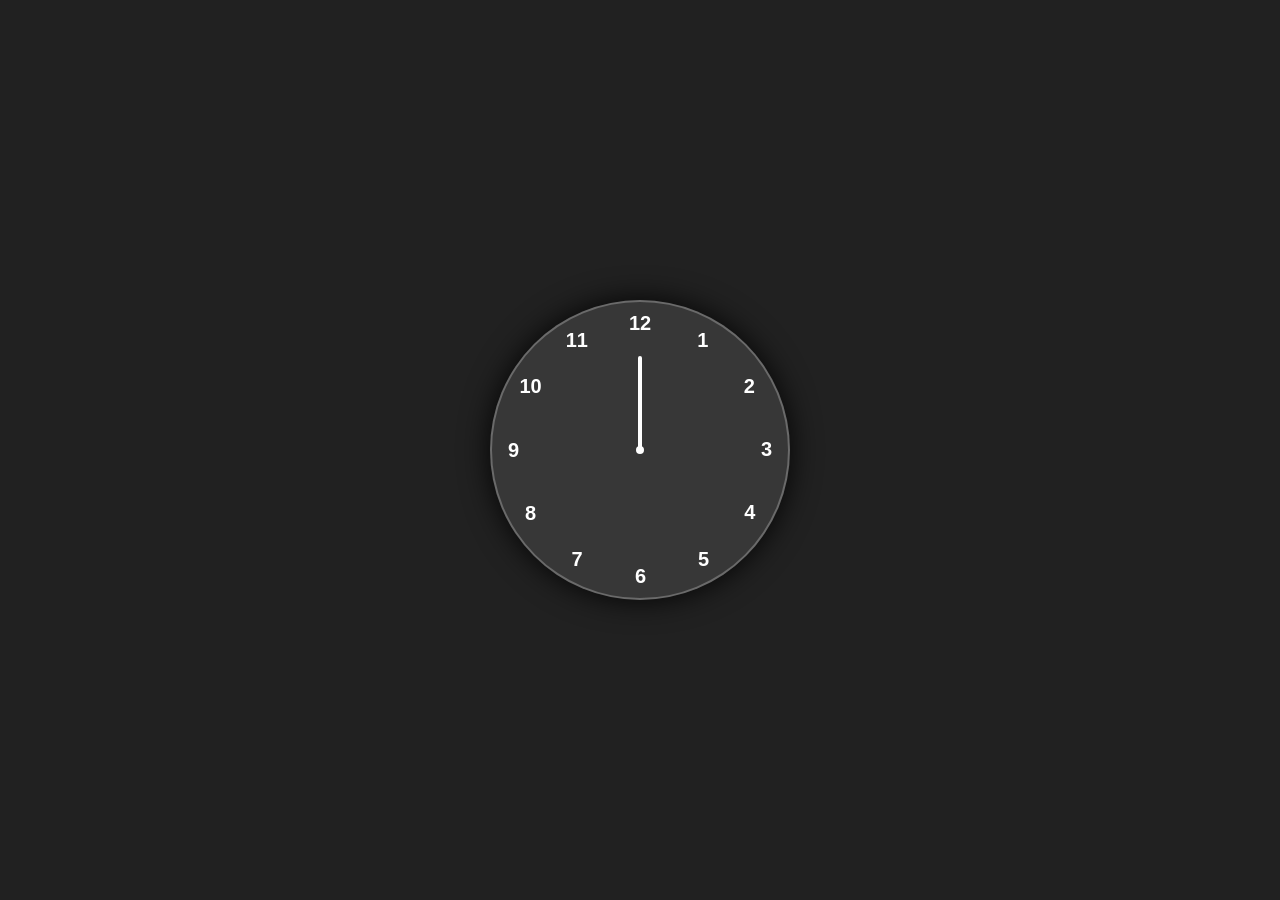
<file: Analog Clock/index.html>
<!DOCTYPE html>
<html lang="en">
<head>
    <meta charset="UTF-8">
    <meta name="viewport" content="width=device-width, initial-scale=1.0">
    <link rel="stylesheet" href="style.css">
    <title> Analog Clock </title>
</head>
<body>
    <div class="container">
        <div class="clock">
          <div style="--clr: #ff3d58; --h: 74px" id="hour" class="hand">
            <i></i>
          </div>
          <div style="--clr: #00a6ff; --h: 84px" id="min" class="hand">
            <i></i>
          </div>
          <div style="--clr: #ffffff; --h: 94px" id="sec" class="hand">
            <i></i>
          </div>
  
          <span style="--i: 1"><b>1</b></span>
          <span style="--i: 2"><b>2</b></span>
          <span style="--i: 3"><b>3</b></span>
          <span style="--i: 4"><b>4</b></span>
          <span style="--i: 5"><b>5</b></span>
          <span style="--i: 6"><b>6</b></span>
          <span style="--i: 7"><b>7</b></span>
          <span style="--i: 8"><b>8</b></span>
          <span style="--i: 9"><b>9</b></span>
          <span style="--i: 10"><b>10</b></span>
          <span style="--i: 11"><b>11</b></span>
          <span style="--i: 12"><b>12</b></span>
        </div>
      </div>
  
      <script src="script.js"></script>
    
</body>
</html>
</file>
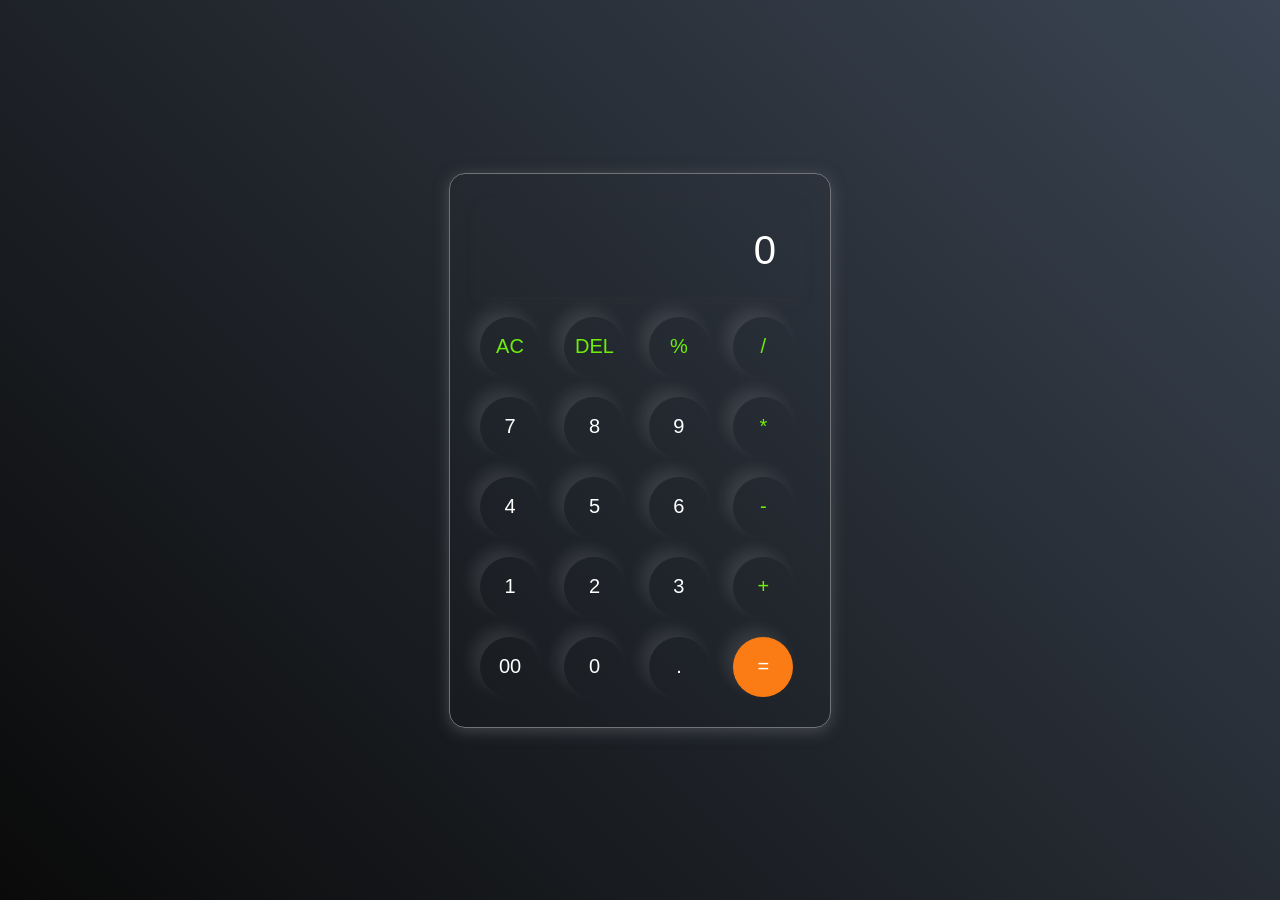
<file: Calculator/index.html>
<!DOCTYPE html>
<html lang="en">
<head>
    <meta charset="UTF-8">
    <meta name="viewport" content="width=device-width, initial-scale=1.0">
    <link rel="stylesheet" href="style.css">
    <title> CALCULATOR</title>
</head>
<body>
    <div class="calculator">
        <input type="text" placeholder="0" id="inputBox">
        <div>
            <button class="oprater">AC</button>
            <button class="oprater">DEL</button>
            <button class="oprater">%</button>
            <button class="oprater">/</button> 
        </div>
        <div>
            <button>7</button>
            <button>8</button>
            <button>9</button>
            <button class="oprater">*</button> 
        </div>
        <div>
            <button>4</button>
            <button>5</button>
            <button>6</button>
            <button class="oprater">-</button> 
        </div>
        <div>
            <button>1</button>
            <button>2</button>
            <button>3</button>
            <button class="oprater">+</button> 
        </div>
        <div>
            <button>00</button>
            <button>0</button>
            <button>.</button>
            <button class="equalBtn">=</button> 
        </div>
    </div>
    <script src="script.js"></script>
</body>
</html>
</file>
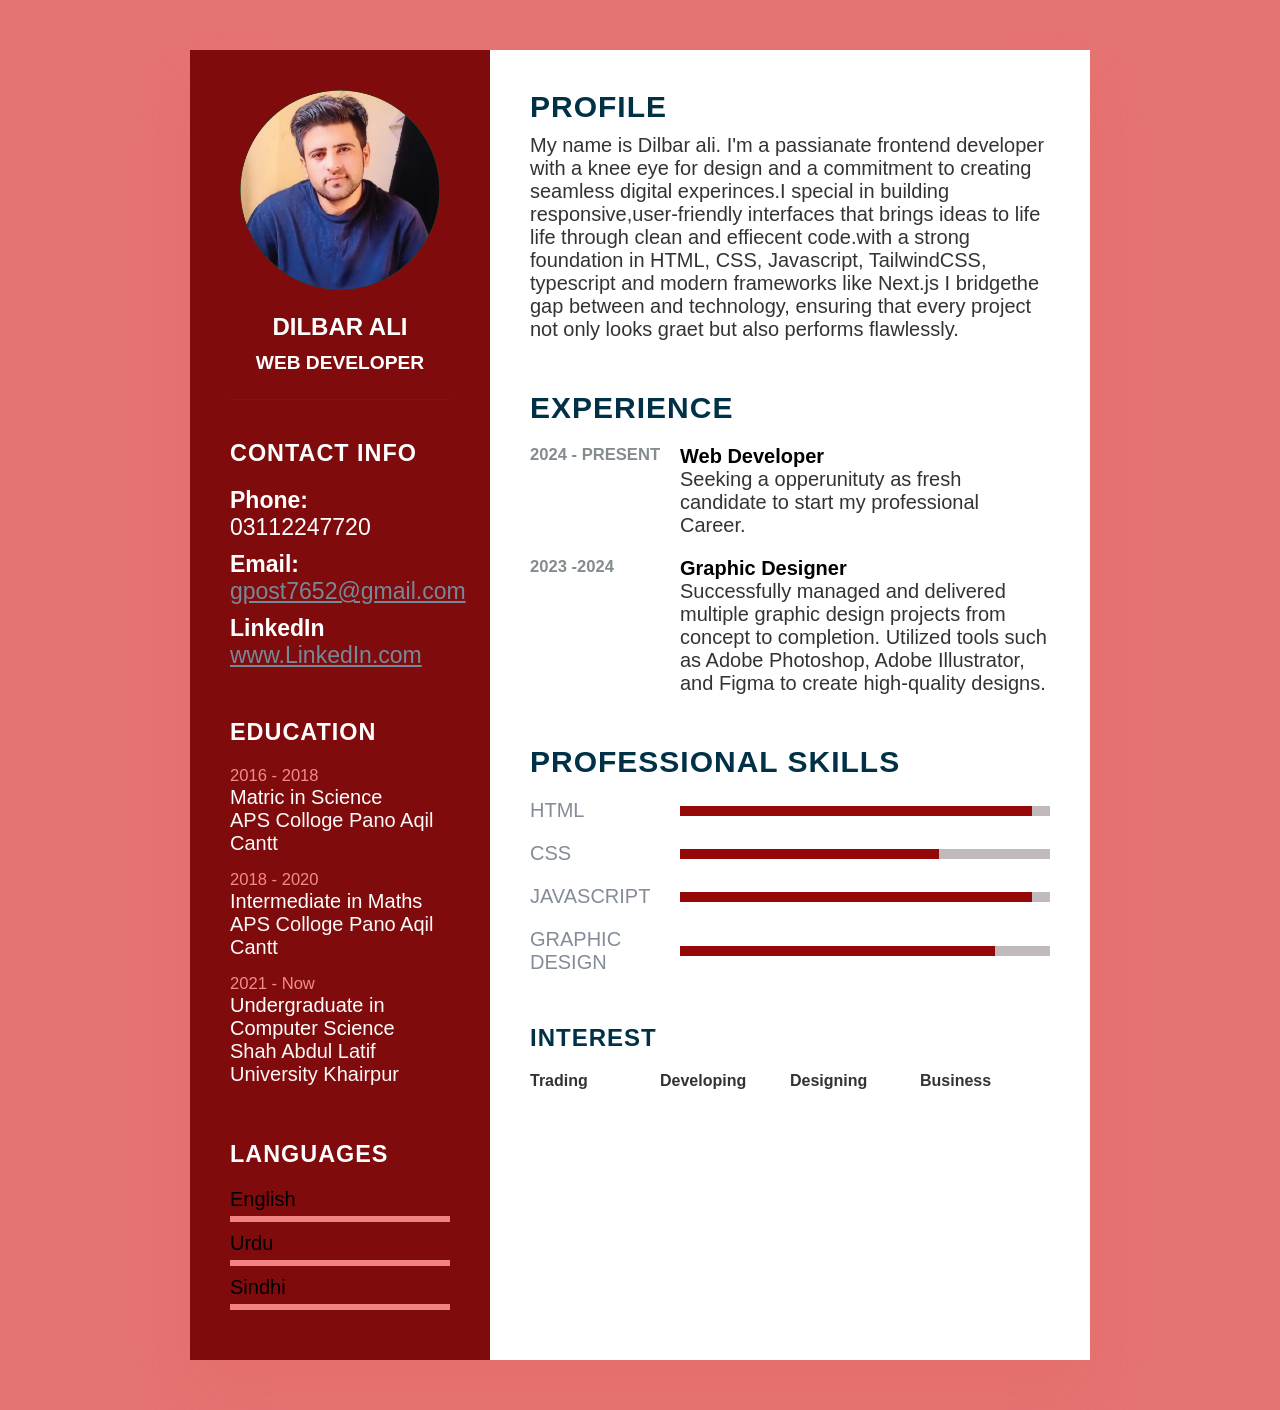
<file: Resume builder/index.html>
<!DOCTYPE html>
<html lang="en">
<head>
    <meta name="viewport" content="width=device-width, initial-scale=1.0">
    <title>CV or Remuse Design</title>
   
    <link rel="stylesheet" type="text/css" href="style.css">
</head>
<body>
    <div class="container">
        <div class="left_Side">
            <div class="profileText">
                <div class="imgBx">
                    <img src="pics2.png">
                </div>
                <h2>Dilbar Ali<br><span>Web Developer</span></h2>
            </div>
            <div class="contactInfo">
            <h3 class="title">Contact Info</h3>
            <ul>
                <li>
                    <p><b>Phone: </b> 03112247720</p>
                </li>
                <li>
                    <p><b>Email: </b><a href="mailto:gpost7652@gmail.com"> gpost7652@gmail.com</a></p>
                </li>
                <li>
                    <p><b>LinkedIn</b> <a href="http://www.linkedin.com/in/dilbar-ali-224798dhk" target="_blank"> www.LinkedIn.com</a></p>
                </li>
            </ul>
        </div>
        <div class="contactInfo education">
            <h3 class="title">EDUCATION</h3>
            <ul>
                <li>
                   <h5>2016 - 2018</h5>
                   <h4> Matric in Science</h4>
                   <h4>APS Colloge Pano Aqil Cantt </h4>
                </li>
                <li>
                    <h5>2018 - 2020</h5>
                    <h4> Intermediate in Maths</h4>
                    <h4>APS Colloge Pano Aqil Cantt</h4>
                 </li>
                 <li>
                    <h5>2021 - Now</h5>
                    <h4>Undergraduate in Computer Science</h4>
                    <h4>Shah Abdul Latif University Khairpur</h4>
                 </li>
            </ul>
        </div>
        <div class="contactInfo language">
            <h3 class="title">LANGUAGES</h3>
            <ul>
                <li>
                    <span class="text">English</span>
                    <span class="percent"></span>
                    <div style="width: 90%;"></div>
                </li>
                <li>
                    <span class="text">Urdu</span>
                    <span class="percent"></span>
                    <div style="width: 80%;"></div>
                    <li>
                        <span class="text">Sindhi</span>
                        <span class="percent"></span>
                        <div style="width: 80%;"></div>
                    </li>
                </li>
            </ul>
    </div>
    </div>
  <div class="right_Side">
  <div class="about">
    <h2 class="title2">Profile</h2>
    <p>My name is Dilbar ali. I'm a passianate frontend developer with a knee eye for design and a commitment to creating seamless digital experinces.I special in building responsive,user-friendly interfaces that brings ideas to life life through clean and effiecent code.with a strong foundation in HTML, CSS, Javascript, TailwindCSS, typescript and modern frameworks like Next.js I bridgethe gap between and technology, ensuring that every project not only looks graet but also performs flawlessly. </p>
  </div>
  <div class="about">
    <h2 class="title2">Experience</h2>
    <div class="box">
        <div class="year_company">
<h5>2024 - present</h5>
        </div>
        <div class="text">
        <h4><b> Web Developer</b></h4>
        <p>Seeking a opperunituty as fresh candidate to start my professional Career. </p>
    </div>
</div>
  <div class="box">
    <div class="year_company">
<h5>2023 -2024 </h5>
    </div>
    <div class="text">
    <h4>Graphic Designer </h4>
    <p> Successfully managed and delivered multiple graphic design projects from concept to completion. Utilized tools such as Adobe Photoshop, Adobe Illustrator, and Figma to create high-quality designs. </p>
</div>
</div>
</div>
<div class="about skills">
    <h2 class="title2">Professional Skills</h2>
<div class="box">
    <h4>Html</h4>
    <div class="percent">
    <div style="width:95%;"></div>
</div>
</div>
<div class="box">
    <h4>CSS</h4>
    <div class="percent">
    <div style="width: 70%;"></div>
</div>
</div>
<div class="box">
    <h4>JAVASCRIPT</h4>
    <div class="percent">
    <div style="width: 95%;"></div>
</div>
</div>
<div class="box">
    <h4>Graphic Design</h4>
    <div class="percent">
    <div style="width:85%;"></div>
</div>
</div>
</div>
<div class="About interest">
    <h2 class="title2">Interest</h2>
    <ul>
        <li><b>Trading</b></li>
        <li><b>Developing</b></li>
        <li><b>Designing</b></li>
        <li><b>Business</b></li>
    </ul>
</div>
  </div>
    </div>
</body>
</html>
</file>
<file: Analog Clock/style.css>
*{
    margin: 0;
    padding: 0;
    box-sizing: border-box;
    font-family: sans-serif;
    color: #ffffff;
}

body{
    display: flex;
    justify-content: center;
    align-items: center;
    min-height: 100vh;
    background-color: #212121;
}

.container{
    position: relative;
}

.clock{
    width: 300px;
    height: 300px;
    border-radius: 50%;
    background-color: rgba(255, 255, 255, 0.1);
    border: 2px solid rgba(255, 255, 255, 0.25);
    box-shadow: 0px 0px 30px rgba(0, 0, 0, 0.9);
    display: flex;
    justify-content: center;
    align-items: center;
}

.clock span{
    position: absolute;
    transform: rotate(calc(30deg * var(--i))); 
    inset: 12px;
    text-align: center;
}

.clock span b{
    transform: rotate(calc(-30deg * var(--i)));
    display: inline-block;
    font-size: 20px;
}

.clock::before{
    content: '';
    position: absolute;
    width: 8px;
    height: 8px;
    border-radius: 50%;
    background-color: #fff;
    z-index: 2;
}

.hand{
    position: absolute;
    display: flex;
    justify-content: center;
    align-items: flex-end;
}
.hand i{
    position: absolute;
    background-color: var(--clr);
    width: 4px;
    height: var(--h);
    border-radius: 8px;
}
</file>
<file: Calculator/style.css>
*{
    padding: 0;
    margin: 0;
    box-sizing: border-box;
    font-family: 'poppins' , sans-serif;
}

body{
    width: 100%;
    height: 100vh;
    display: flex;
    justify-content: center;
    align-items: center;
    background : linear-gradient(45deg, #0a0a0a , #3a4452);
}

.calculator{
    border: 1px solid #717377;
    padding: 20px;
    border-radius: 16px;
    background: transparent;
    box-shadow: 0px 3px 15px rgba(113, 115, 119, 0.5);
}

input{
    width: 320px;
    padding: 24px;
    margin: 10px;
    border: none;
    background: transparent;
    box-shadow: 0px 3px 15px rgba(84 , 84, 84, 0.1);
    font-size: 40px;
    text-align: right;
    cursor: pointer;
    color: #ffffff;
}

input::placeholder{
    color: #ffffff;
}

button{
    width: 60px;
    height: 60px;
    border: none;
    margin: 10px;
    border-radius: 50%;
    background: transparent;
    color: #ffffff;
    font-size: 20px;
    box-shadow: -8px -8px 15px rgba(255, 255, 255, 0.1);
    cursor: pointer;
}

.equalBtn{
    background-color: #fb7c14;
}
.oprater{
    color: #6dee0a;
}
</file>
<file: Resume builder/style.css>
*
{ 
    margin:0;
    padding:0;
    box-sizing:border-box;
    font-family: 'Poppins', sans-serif;

}
body
{
    background: rgb(230, 115, 115);
    display: flex;
    justify-content: center;
    align-items: center;
    min-height:100vh;
}
.container
{
    position: relative;
    width: 100%;
    max-width: 900px;
    min-height: 1000px;
    background: #fff;
    margin:50px;
    display: grid;
    grid-template-columns: 1fr 2fr ;
    box-shadow: 0 35px 55px rgba(211, 68, 68, 0.1);
}
.container .left_Side
{
    position: relative;
    background: #800b0d;
    padding: 40px;
}
.profileText
{
    position: relative;
    display:flex;
    flex-direction: column;
    align-items: center;
    padding-bottom: 20px;
    border-bottom: 1px solid rgba(179, 46, 46, 0.2);
}
.profileText .imgBx
{
    position:relative;
    width: 200px;
    height:200px;
    border-radius: 50%;
    overflow:hidden;

}
.profileText .imgBx img
{
    position: absolute;
    top: 0;
    left: 0;
    width: 100%;
    height: 100%;
    object-fit: cover;
}
.profileText h2
{
    color: #fff;
    font-size: 1.5em;
    margin-top: 20px;
    text-transform: uppercase;
    text-align: center;
    font-weight: 600;
    line-height: 1.4em;
}
.profileText h2 span
{
    font-size: 0.8em;
    font-style: 300;
}
.contactInfo
{
    padding-top: 40px ;
    font-size: 20px;
}
.title
{
    color: #fff;
    text-transform: uppercase;
    font-weight: 600;
    letter-spacing: 1px;
    margin-bottom: 20px;

}

.contactInfo ul
{
position: relative;
}
.contactInfo ul li
{
position: relative;
list-style: none;
margin: 10px 0;
cursor: pointer;
}
.contactInfo ul li p 
{
    display: inline-block;
    width: 30px;
    font-size: 23px;
    color: white;
}
.contactInfo ul li a
{
    color: lightslategray;
    font-weight: 300;
}
.contactInfo.education li
{
margin-bottom: 15px;

}
.contactInfo.education h5
{
    color: rgb(241, 141, 141);
    font-weight: 500;
}
.contactInfo.education h4
{
    color: rgb(252, 248, 248);
    font-weight: 500;
}
.contactInfo.education h4:nth-child(2)
{
color: #fff;
font-weight: 300;
}
.contactInfo.language .percent
{
    position: relative;
    width: 100%;
    height: 6px;
    background: #f18384;
    display: block;
    margin-top: 5px;
}
.contactInfo.language .percent div
{
    position: absolute;
    top: 0;
    left: 0;
    height: 100%;
    background: #620305;
}
.container .right_Side
{
    position: relative;
    background: #fff;
    padding: 40px;
}
.about 
{
    margin-bottom: 50px;
    font-size: 20px;

}
.about:last-child
{
    margin-bottom: 0;
}
.title2
{
    color:#003147;
    text-transform: uppercase;
    letter-spacing: 1px;
    margin-bottom: 10px;
}
p
{
    color: #333;
}
.about .box
{
    display:flex ;
    flex-direction: row;
    margin: 20px 0;
}
.about .box .year_company
{
    min-width: 150px;
}
.about .box .year_company h5
{
    text-transform: uppercase;
    color: #848c90;
    font-weight: 600;
}
.about .box .text.b h4{
    text-transform: uppercase;
    color: rgb(148, 8, 8);
    font-size: 16px;
}
.skills .box
{
    position: relative;
    width: 100%;
    display:grid;
    grid-template-columns: 150px 1fr;
    justify-content: center;
align-items: center;
}
.skills .box h4
{
    text-transform: uppercase;
    color: #848c99;
    font-weight: 500;

}
.skills .box .percent
{
    position: relative;
    width: 100%;
    height: 10px;
background: #c1baba;
}
.skills .box .percent div 
{
position: absolute;
top: 0;
left: 00;
height: 100%;
background: rgb(148, 8, 8);
}
.interest ul{
    display: grid;
    grid-template-columns: repeat(4,1fr);
}
.interest ul li 
{
    list-style: none;
    color: #333;
    font-weight: 500;
    margin: 10px 0;
}
.interest ul li .fa 
{
    color: #800b0d;
    font-size: 18px;
    width: 20px;
}
</file>
